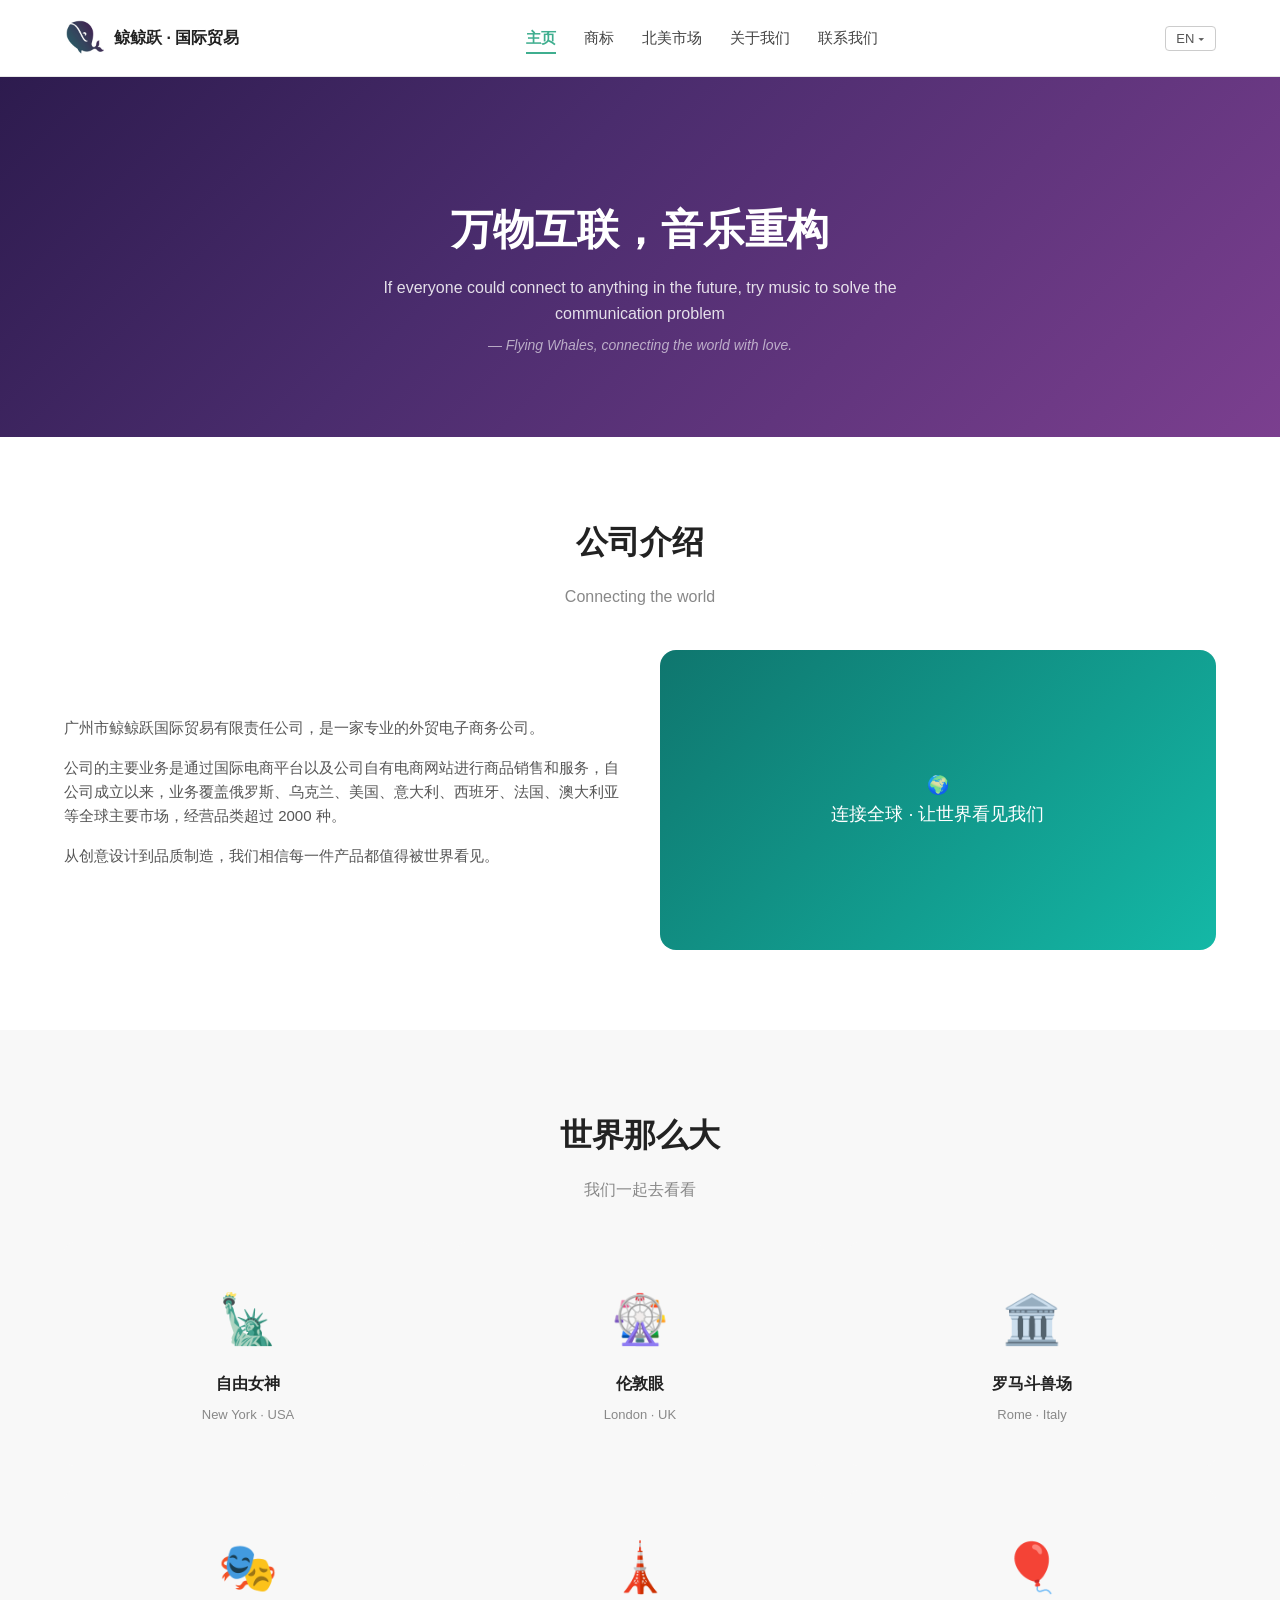
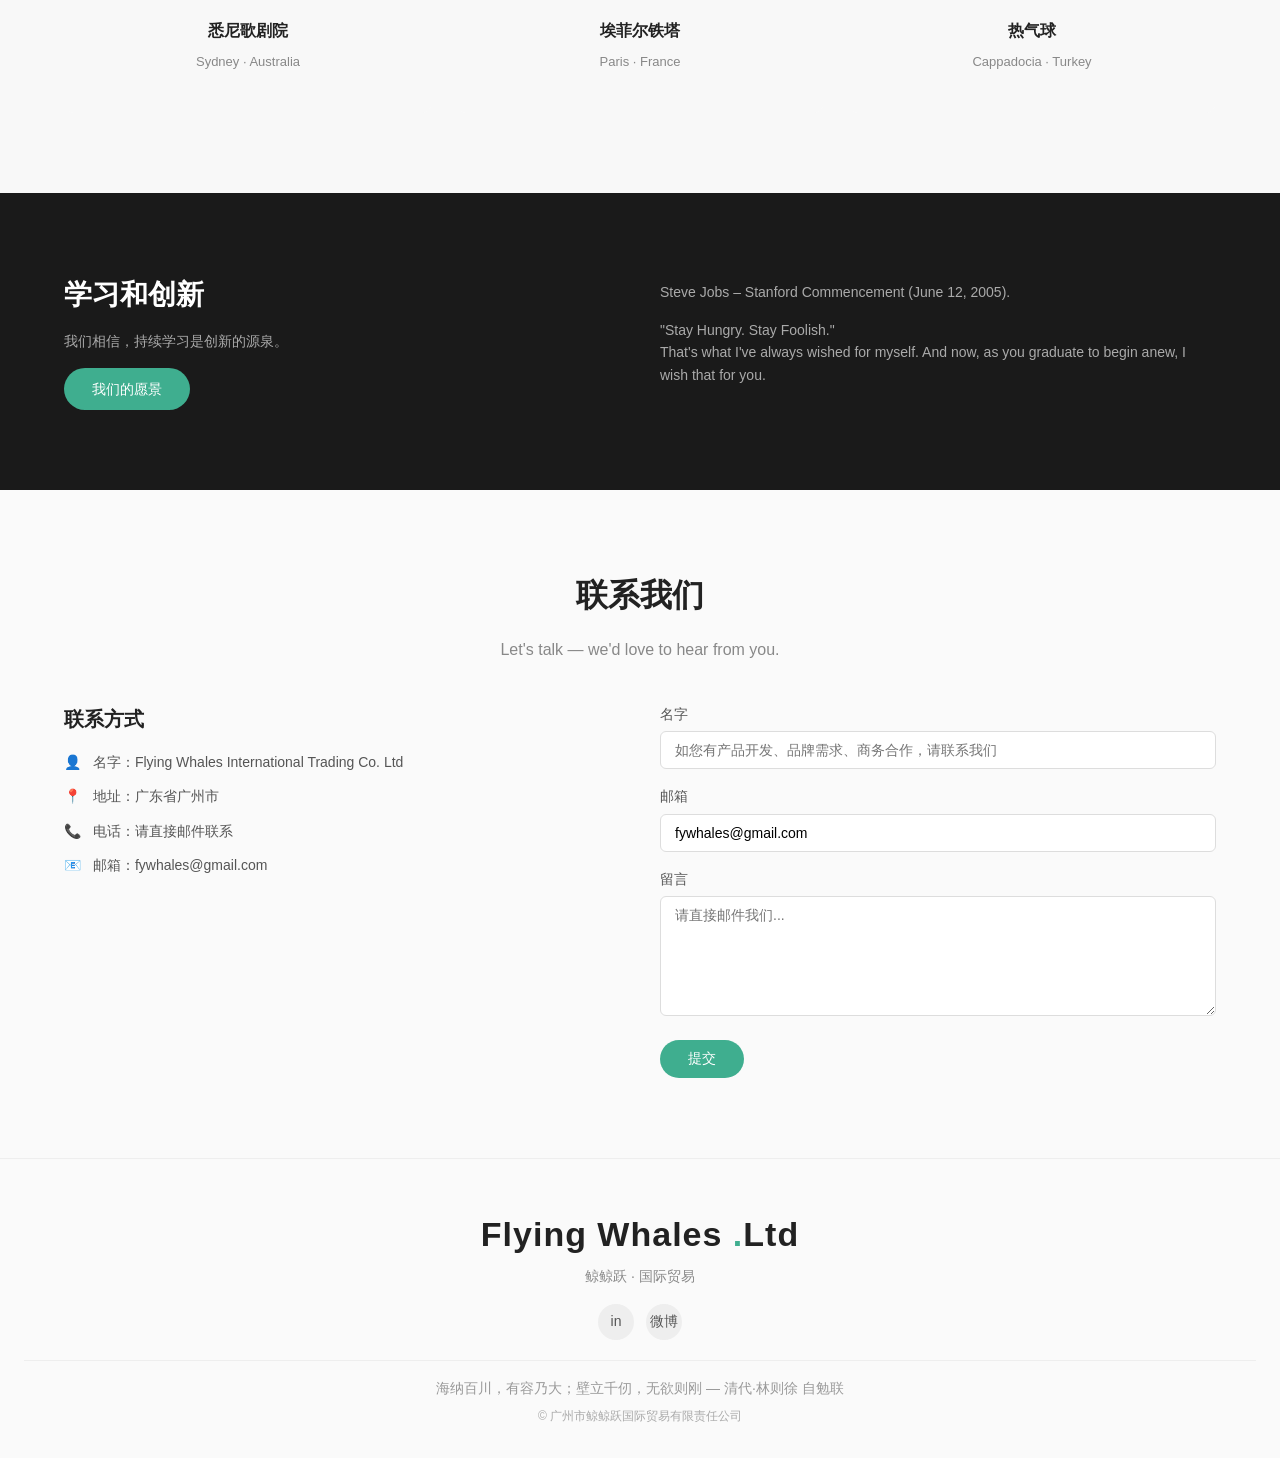
<file: index.html>
<!DOCTYPE html>
<html lang="zh-CN">
<head>
<meta charset="UTF-8">
<meta name="viewport" content="width=device-width, initial-scale=1.0">
<title>鲸鲸跃 · 国际贸易 | 首页</title>
<link rel="stylesheet" href="site.css">
</head>
<body>

<!-- 顶部导航 -->
<nav id="siteNav">
  <div class="nav-inner">
    <a href="index.html" class="nav-brand">
      <img src="images/main-logo.png" alt="鲸鲸跃 Logo">
      <span>鲸鲸跃 · 国际贸易</span>
    </a>

    <ul id="navMenu">
      <li><a href="index.html" class="active">主页</a></li>
      <li><a href="brand.html">商标</a></li>
      <li><a href="na-market.html">北美市场</a></li>
      <li><a href="about.html">关于我们</a></li>
      <li><a href="#more">联系我们</a></li>
    </ul>

    <div class="nav-right">
      <button id="navLang">EN ▾</button>
      <button id="navToggle" aria-label="菜单" aria-expanded="false">
        <span></span><span></span><span></span>
      </button>
    </div>
  </div>
</nav>

<!-- 首屏：关于我们 -->
<section class="hero">
  <div class="container">
    <h1>万物互联，音乐重构</h1>
    <p>If everyone could connect to anything in the future, try music to solve the communication problem</p>
    <p class="en">— Flying Whales, connecting the world with love.</p>
  </div>
</section>

<!-- 公司介绍 -->
<section class="section">
  <div class="container">
    <h2 class="section-title">公司介绍</h2>
    <p class="section-sub">Connecting the world</p>
    <div class="intro-grid">
      <div class="intro-text">
        <p>广州市鲸鲸跃国际贸易有限责任公司，是一家专业的外贸电子商务公司。</p>
        <p>公司的主要业务是通过国际电商平台以及公司自有电商网站进行商品销售和服务，自公司成立以来，业务覆盖俄罗斯、乌克兰、美国、意大利、西班牙、法国、澳大利亚等全球主要市场，经营品类超过 2000 种。</p>
        <p>从创意设计到品质制造，我们相信每一件产品都值得被世界看见。</p>
      </div>
      <div class="intro-visual">
        <div>🌍<br>连接全球 · 让世界看见我们</div>
      </div>
    </div>
  </div>
</section>

<!-- 世界那么大 -->
<section class="section" style="background:#f8f8f8;">
  <div class="container">
    <h2 class="section-title">世界那么大</h2>
    <p class="section-sub">我们一起去看看</p>
    <div class="world-grid">
      <div class="world-item">
        <div class="icon">🗽</div>
        <h3>自由女神</h3>
        <p>New York · USA</p>
      </div>
      <div class="world-item">
        <div class="icon">🎡</div>
        <h3>伦敦眼</h3>
        <p>London · UK</p>
      </div>
      <div class="world-item">
        <div class="icon">🏛️</div>
        <h3>罗马斗兽场</h3>
        <p>Rome · Italy</p>
      </div>
      <div class="world-item">
        <div class="icon">🎭</div>
        <h3>悉尼歌剧院</h3>
        <p>Sydney · Australia</p>
      </div>
      <div class="world-item">
        <div class="icon">🗼</div>
        <h3>埃菲尔铁塔</h3>
        <p>Paris · France</p>
      </div>
      <div class="world-item">
        <div class="icon">🎈</div>
        <h3>热气球</h3>
        <p>Cappadocia · Turkey</p>
      </div>
    </div>
  </div>
</section>

<!-- 学习和创新 -->
<section class="section learn-section">
  <div class="container">
    <div class="learn-grid">
      <div>
        <h2>学习和创新</h2>
        <p>我们相信，持续学习是创新的源泉。</p>
        <a href="about.html" class="btn-primary">我们的愿景</a>
      </div>
      <div>
        <p style="color:#aaa;">Steve Jobs – Stanford Commencement (June 12, 2005).</p>
        <p style="color:#aaa;">
          "Stay Hungry. Stay Foolish."<br>
          That's what I've always wished for myself. And now, as you graduate to begin anew, I wish that for you.
        </p>
      </div>
    </div>
  </div>
</section>

<!-- 联系我们 -->
<section class="section contact-section" id="more">
  <div class="container">
    <h2 class="section-title">联系我们</h2>
    <p class="section-sub">Let's talk — we'd love to hear from you.</p>
    <div class="contact-grid">
      <div class="contact-info">
        <h3>联系方式</h3>
        <p><span class="icon">👤</span> 名字：Flying Whales International Trading Co. Ltd</p>
        <p><span class="icon">📍</span> 地址：广东省广州市</p>
        <p><span class="icon">📞</span> 电话：请直接邮件联系</p>
        <p><span class="icon">📧</span> 邮箱：fywhales@gmail.com</p>
      </div>

      <form class="contact-form" onsubmit="alert('感谢您的留言，我们会尽快回复！'); return false;">
        <label for="name">名字</label>
        <input type="text" id="name" placeholder="如您有产品开发、品牌需求、商务合作，请联系我们" required>

        <label for="email">邮箱</label>
        <input type="email" id="email" value="fywhales@gmail.com" required>

        <label for="message">留言</label>
        <textarea id="message" placeholder="请直接邮件我们..." required></textarea>

        <button type="submit" class="btn-primary">提交</button>
      </form>
    </div>
  </div>
</section>

<!-- 页脚 -->
<footer class="site-footer">
  <div class="footer-brand">Flying Whales <span class="dot">.</span>Ltd</div>
  <div class="footer-sub">鲸鲸跃 · 国际贸易</div>
  <div class="footer-social">
    <a href="#" title="LinkedIn">in</a>
    <a href="#" title="微博">微博</a>
  </div>
  <div class="footer-motto">海纳百川，有容乃大；壁立千仞，无欲则刚 — 清代·林则徐 自勉联</div>
  <div class="footer-copy">© 广州市鲸鲸跃国际贸易有限责任公司</div>
</footer>

<!-- ✅ JS 放到 body 末尾：DOM 已就绪，手机菜单跳转才稳定 -->
<script>
(function () {
  try {
    var toggle = document.getElementById('navToggle');
    var menu   = document.getElementById('navMenu');

    /* ===== 汉堡菜单开关 ===== */
    if (toggle && menu) {
      toggle.addEventListener('click', function () {
        var open = menu.classList.toggle('open');
        toggle.classList.toggle('active', open);
        toggle.setAttribute('aria-expanded', open);
        document.documentElement.style.overflow = open ? 'hidden' : '';
      });

      /* 点菜单里的链接：先关菜单，再让浏览器正常跳转 */
      menu.addEventListener('click', function (e) {
        var a = e.target.closest('a');
        if (!a) return;

        menu.classList.remove('open');
        toggle.classList.remove('active');
        toggle.setAttribute('aria-expanded', 'false');
        document.documentElement.style.overflow = '';

        /* #more 在本页平滑滚动；其它链接交给浏览器默认跳转 */
        if (a.getAttribute('href') === '#more') {
          var t = document.getElementById('more');
          if (t) {
            e.preventDefault();
            t.scrollIntoView({ behavior: 'smooth' });
          }
        }
      });
    }

    /* ===== 页面其它 #more 链接（如页脚）也支持平滑滚动 ===== */
    document.querySelectorAll('a[href="#more"]').forEach(function (a) {
      a.addEventListener('click', function (e) {
        var t = document.getElementById('more');
        if (t) {
          e.preventDefault();
          t.scrollIntoView({ behavior: 'smooth' });
        }
      });
    });

    /* ===== 中英文切换（纯视觉） ===== */
    var lang = document.getElementById('navLang');
    if (lang) {
      lang.addEventListener('click', function () {
        lang.textContent = lang.textContent.indexOf('EN') > -1 ? '中文 ▾' : 'EN ▾';
      });
    }

    /* ===== 导航滚动阴影 ===== */
    window.addEventListener('scroll', function () {
      var nav = document.getElementById('siteNav');
      if (nav) nav.classList.toggle('scrolled', window.scrollY > 8);
    });
  } catch (e) {
    /* 静默容错，不影响页面其它功能 */
  }
})();
</script>
</body>
</html>
</file>
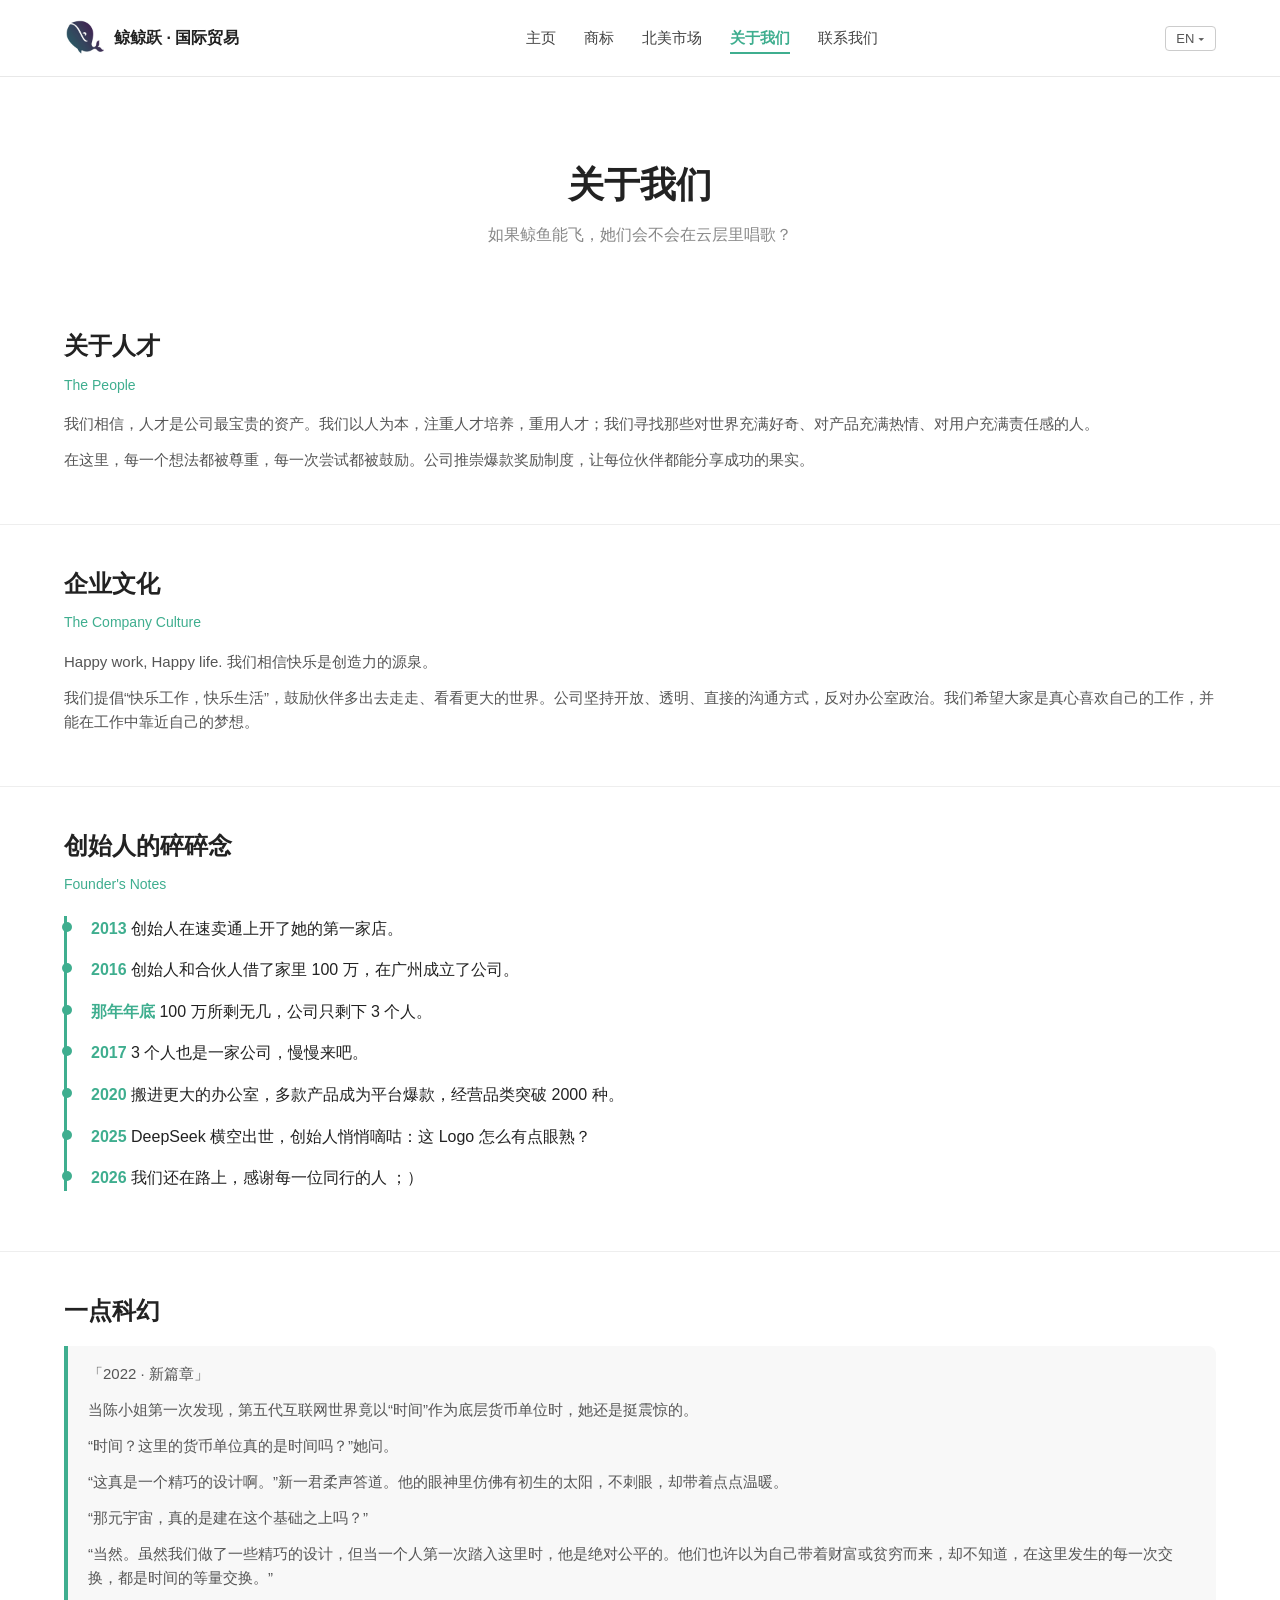
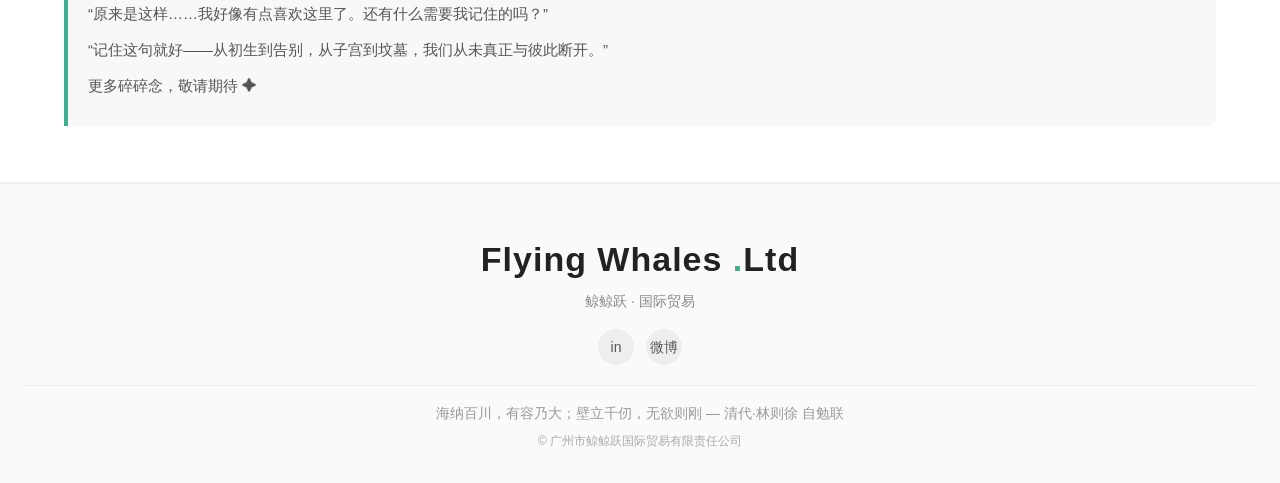
<file: about.html>
<!DOCTYPE html>
<html lang="zh-CN">
<head>
<meta charset="UTF-8">
<meta name="viewport" content="width=device-width, initial-scale=1.0">
<title>鲸鲸跃 · 关于我们</title>
<link rel="stylesheet" href="site.css">
</head>
<body>

<!-- ===== 顶部导航（三页统一） ===== -->
<nav id="siteNav">
  <div class="nav-inner">
    <a href="index.html" class="nav-brand">
      <img src="images/main-logo.png" alt="鲸鲸跃 Logo">
      <span>鲸鲸跃 · 国际贸易</span>
    </a>

    <ul id="navMenu">
      <li><a href="index.html">主页</a></li>
      <li><a href="brand.html">商标</a></li>
      <li><a href="na-market.html">北美市场</a></li>
      <li><a href="about.html" class="active">关于我们</a></li>
      <li><a href="index.html#more">联系我们</a></li>
    </ul>

    <div class="nav-right">
      <button id="navLang">EN ▾</button>
      <button id="navToggle" aria-label="菜单" aria-expanded="false">
        <span></span><span></span><span></span>
      </button>
    </div>
  </div>
</nav>

<!-- ===== 页面标题 ===== -->
<section class="page-hero">
  <div class="container">
    <h1>关于我们</h1>
    <p>如果鲸鱼能飞，她们会不会在云层里唱歌？</p>
  </div>
</section>

<!-- ===== 关于人才 ===== -->
<section class="about-block">
  <div class="container">
    <h2>关于人才</h2>
    <p class="en">The People</p>
    <p>我们相信，人才是公司最宝贵的资产。我们以人为本，注重人才培养，重用人才；我们寻找那些对世界充满好奇、对产品充满热情、对用户充满责任感的人。</p>
    <p>在这里，每一个想法都被尊重，每一次尝试都被鼓励。公司推崇爆款奖励制度，让每位伙伴都能分享成功的果实。</p>
  </div>
</section>

<!-- ===== 企业文化 ===== -->
<section class="about-block">
  <div class="container">
    <h2>企业文化</h2>
    <p class="en">The Company Culture</p>
    <p>Happy work, Happy life. 我们相信快乐是创造力的源泉。</p>
    <p>我们提倡“快乐工作，快乐生活”，鼓励伙伴多出去走走、看看更大的世界。公司坚持开放、透明、直接的沟通方式，反对办公室政治。我们希望大家是真心喜欢自己的工作，并能在工作中靠近自己的梦想。</p>
  </div>
</section>

<!-- ===== 创始人的碎碎念 ===== -->
<section class="about-block">
  <div class="container">
    <h2>创始人的碎碎念</h2>
    <p class="en">Founder's Notes</p>

    <div class="timeline">
      <div class="timeline-item">
        <span class="year">2013</span>
        创始人在速卖通上开了她的第一家店。
      </div>

      <div class="timeline-item">
        <span class="year">2016</span>
        创始人和合伙人借了家里 100 万，在广州成立了公司。
      </div>

      <div class="timeline-item">
        <span class="year">那年年底</span>
        100 万所剩无几，公司只剩下 3 个人。
      </div>

      <div class="timeline-item">
        <span class="year">2017</span>
        3 个人也是一家公司，慢慢来吧。
      </div>

      <div class="timeline-item">
        <span class="year">2020</span>
        搬进更大的办公室，多款产品成为平台爆款，经营品类突破 2000 种。
      </div>

      <div class="timeline-item">
        <span class="year">2025</span>
        DeepSeek 横空出世，创始人悄悄嘀咕：这 Logo 怎么有点眼熟？
      </div>

      <div class="timeline-item">
        <span class="year">2026</span>
        我们还在路上，感谢每一位同行的人 ；）
      </div>
    </div>
  </div>
</section>

<!-- ===== 一点科幻 ===== -->
<section class="about-block">
  <div class="container">
    <h2>一点科幻</h2>

    <div class="quote-block">
      <p class="quote-title">「2022 · 新篇章」</p>

      <p>当陈小姐第一次发现，第五代互联网世界竟以“时间”作为底层货币单位时，她还是挺震惊的。</p>

      <p>“时间？这里的货币单位真的是时间吗？”她问。</p>

      <p>“这真是一个精巧的设计啊。”新一君柔声答道。他的眼神里仿佛有初生的太阳，不刺眼，却带着点点温暖。</p>

      <p>“那元宇宙，真的是建在这个基础之上吗？”</p>

      <p>“当然。虽然我们做了一些精巧的设计，但当一个人第一次踏入这里时，他是绝对公平的。他们也许以为自己带着财富或贫穷而来，却不知道，在这里发生的每一次交换，都是时间的等量交换。”</p>

      <p>“原来是这样……我好像有点喜欢这里了。还有什么需要我记住的吗？”</p>

      <p>“记住这句就好——从初生到告别，从子宫到坟墓，我们从未真正与彼此断开。”</p>

      <p class="blog-tip">
        更多碎碎念，敬请期待 ✦
        <!-- 占位链接，避免 404 / 解析报错 -->
        <!-- <a href="https://your-blog.example.com" target="_blank" rel="noopener">前往博客 →</a> -->
      </p>
    </div>
  </div>
</section>

<!-- ===== 页脚 ===== -->
<footer class="site-footer">
  <div class="footer-brand">Flying Whales <span class="dot">.</span>Ltd</div>
  <div class="footer-sub">鲸鲸跃 · 国际贸易</div>
  <div class="footer-social">
    <a href="#" title="LinkedIn">in</a>
    <a href="#" title="微博">微博</a>
  </div>
  <div class="footer-motto">海纳百川，有容乃大；壁立千仞，无欲则刚 — 清代·林则徐 自勉联</div>
  <div class="footer-copy">© 广州市鲸鲸跃国际贸易有限责任公司</div>
</footer>

<!-- ===== 统一导航脚本（必须放 body 末尾） ===== -->
<script>
(function () {
  try {
    var toggle = document.getElementById('navToggle');
    var menu   = document.getElementById('navMenu');

    /* 汉堡菜单 */
    if (toggle && menu) {
      toggle.addEventListener('click', function () {
        var open = menu.classList.toggle('open');
        toggle.classList.toggle('active', open);
        toggle.setAttribute('aria-expanded', open);
        document.documentElement.style.overflow = open ? 'hidden' : '';
      });

      /* 点菜单链接：先关菜单，再正常跳转 */
      menu.addEventListener('click', function (e) {
        var a = e.target.closest('a');
        if (!a) return;

        menu.classList.remove('open');
        toggle.classList.remove('active');
        toggle.setAttribute('aria-expanded', 'false');
        document.documentElement.style.overflow = '';

        /* 本页没有 #more，交给 index.html 处理 */
        if (a.getAttribute('href') === '#more') {
          e.preventDefault();
          location.href = 'index.html#more';
        }
      });
    }

    /* 页面内其它 #more 链接（平滑跳转） */
    document.querySelectorAll('a[href="#more"]').forEach(function (a) {
      a.addEventListener('click', function (e) {
        var t = document.getElementById('more');
        if (t) {
          e.preventDefault();
          t.scrollIntoView({ behavior: 'smooth' });
        }
      });
    });

    /* 中英文切换（视觉层） */
    var lang = document.getElementById('navLang');
    if (lang) {
      lang.addEventListener('click', function () {
        lang.textContent = lang.textContent.indexOf('EN') > -1 ? '中文 ▾' : 'EN ▾';
      });
    }

    /* 滚动阴影 */
    window.addEventListener('scroll', function () {
      var nav = document.getElementById('siteNav');
      if (nav) nav.classList.toggle('scrolled', window.scrollY > 8);
    });
  } catch (e) {
    /* 静默容错 */
  }
})();
</script>
</body>
</html>
</file>
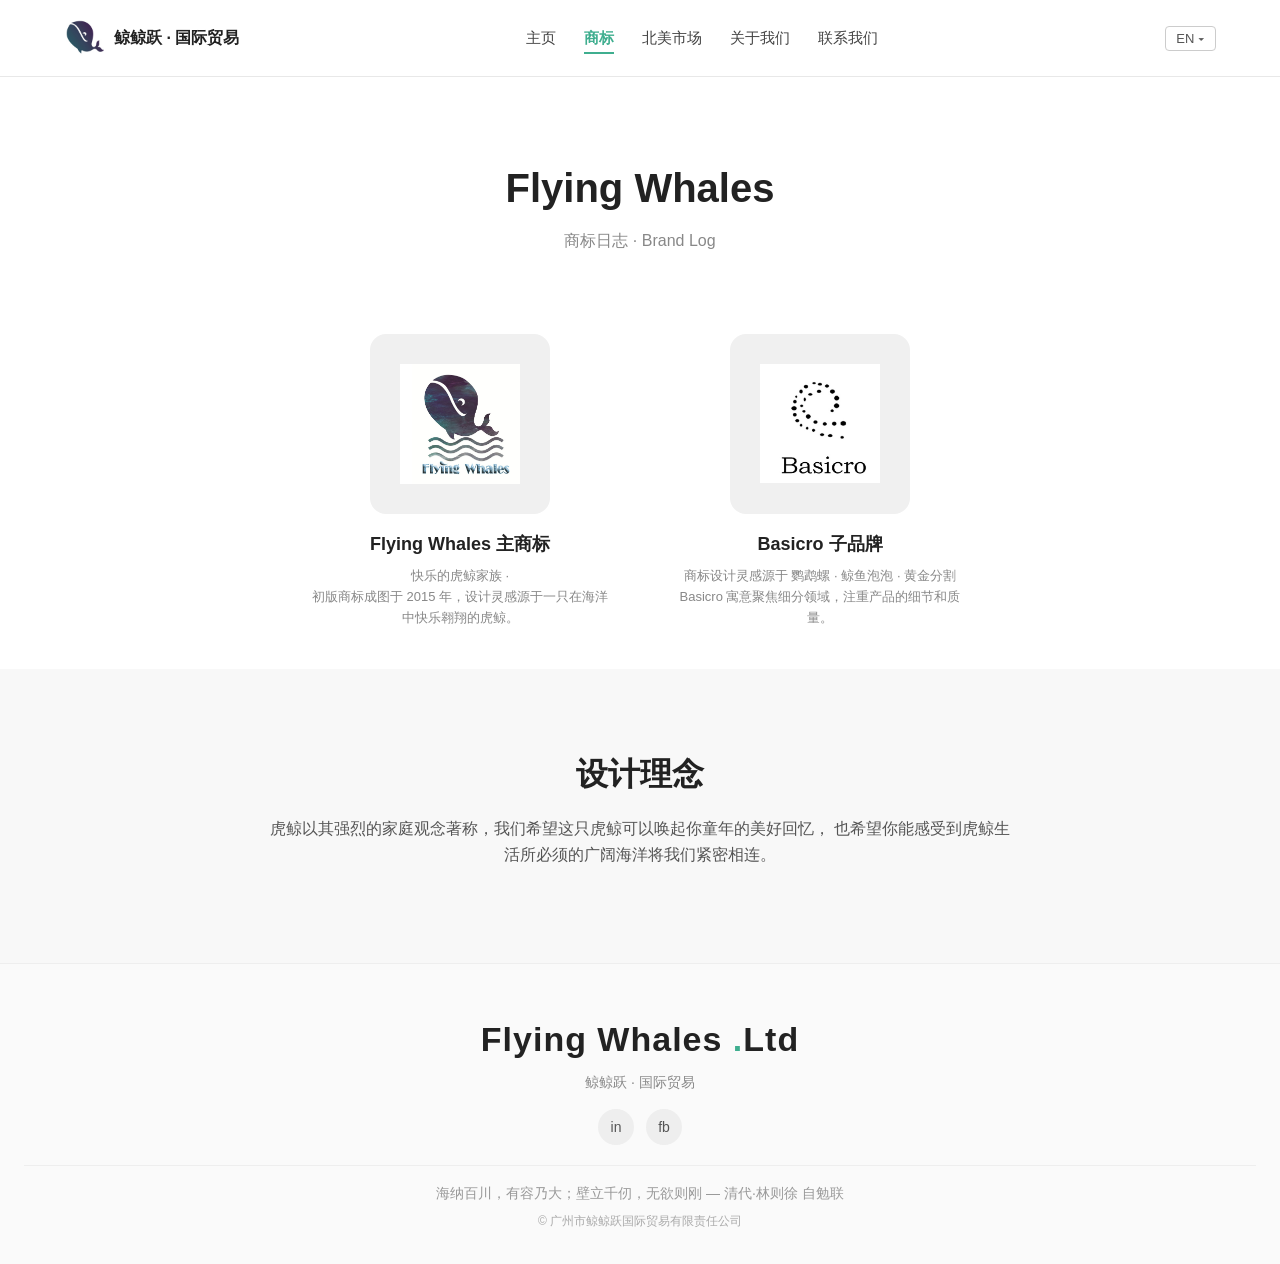
<file: brand.html>
<!DOCTYPE html>
<html lang="zh-CN">
<head>
<meta charset="UTF-8">
<meta name="viewport" content="width=device-width, initial-scale=1.0">
<title>鲸鲸跃 · 商标</title>
<link rel="stylesheet" href="site.css">
</head>
<body>

<!-- ===== 顶部导航（三页统一） ===== -->
<nav id="siteNav">
  <div class="nav-inner">
    <a href="index.html" class="nav-brand">
      <img src="images/main-logo.png" alt="鲸鲸跃 Logo">
      <span>鲸鲸跃 · 国际贸易</span>
    </a>

    <ul id="navMenu">
      <li><a href="index.html">主页</a></li>
      <li><a href="brand.html" class="active">商标</a></li>
      <li><a href="na-market.html">北美市场</a></li>
      <li><a href="about.html">关于我们</a></li>
      <li><a href="index.html#more">联系我们</a></li>
    </ul>

    <div class="nav-right">
      <button id="navLang">EN ▾</button>
      <button id="navToggle" aria-label="菜单" aria-expanded="false">
        <span></span><span></span><span></span>
      </button>
    </div>
  </div>
</nav>

<!-- ===== 页面标题 ===== -->
<section class="brand-hero">
  <div class="container">
    <h1>Flying Whales</h1>
    <p>商标日志 · Brand Log</p>
  </div>
</section>

<!-- ===== 主商标展示 ===== -->
<section class="brand-showcase">
  <!-- 主商标 -->
  <div class="brand-card">
    <div class="logo-box">
      <img src="images/fw.png" alt="Flying Whales 主商标" width="120" height="120" style="object-fit: contain;">
    </div>
    <h3>Flying Whales 主商标</h3>
    <p>快乐的虎鲸家族 ·</p>
    <p>初版商标成图于 2015 年，设计灵感源于一只在海洋中快乐翱翔的虎鲸。</p>
  </div>

  <!-- 子品牌 -->
  <div class="brand-card">
    <div class="logo-box">
      <img src="images/basicro.png" alt="Basicro 子品牌" width="120" height="120" style="object-fit: contain;">
    </div>
    <h3>Basicro 子品牌</h3>
    <p>商标设计灵感源于 鹦鹉螺 · 鲸鱼泡泡 · 黄金分割</p>
    <p>Basicro 寓意聚焦细分领域，注重产品的细节和质量。</p>
  </div>
</section>

<!-- ===== 设计说明 ===== -->
<section class="section" style="background:#f8f8f8;">
  <div class="container" style="max-width:800px;">
    <h2 class="section-title">设计理念</h2>
    <p style="text-align:center; color:#555; margin-bottom:16px;">
      虎鲸以其强烈的家庭观念著称，我们希望这只虎鲸可以唤起你童年的美好回忆，
      也希望你能感受到虎鲸生活所必须的广阔海洋将我们紧密相连。
    </p>
  </div>
</section>

<!-- ===== 页脚 ===== -->
<footer class="site-footer">
  <div class="footer-brand">Flying Whales <span class="dot">.</span>Ltd</div>
  <div class="footer-sub">鲸鲸跃 · 国际贸易</div>
  <div class="footer-social">
    <a href="#" title="LinkedIn">in</a>
    <a href="#" title="Facebook">fb</a>
  </div>
  <div class="footer-motto">海纳百川，有容乃大；壁立千仞，无欲则刚 — 清代·林则徐 自勉联</div>
  <div class="footer-copy">© 广州市鲸鲸跃国际贸易有限责任公司</div>
</footer>

<!-- ===== 统一导航脚本（必须放 body 末尾） ===== -->
<script>
(function () {
  try {
    var toggle = document.getElementById('navToggle');
    var menu   = document.getElementById('navMenu');

    /* 汉堡菜单 */
    if (toggle && menu) {
      toggle.addEventListener('click', function () {
        var open = menu.classList.toggle('open');
        toggle.classList.toggle('active', open);
        toggle.setAttribute('aria-expanded', open);
        document.documentElement.style.overflow = open ? 'hidden' : '';
      });

      /* 点菜单链接：先关菜单，再正常跳转 */
      menu.addEventListener('click', function (e) {
        var a = e.target.closest('a');
        if (!a) return;

        menu.classList.remove('open');
        toggle.classList.remove('active');
        toggle.setAttribute('aria-expanded', 'false');
        document.documentElement.style.overflow = '';

        /* 本页没有 #more，交给 index.html 处理 */
        if (a.getAttribute('href') === '#more') {
          e.preventDefault();
          location.href = 'index.html#more';
        }
      });
    }

    /* 页面内其它 #more 链接（平滑跳转） */
    document.querySelectorAll('a[href="#more"]').forEach(function (a) {
      a.addEventListener('click', function (e) {
        var t = document.getElementById('more');
        if (t) {
          e.preventDefault();
          t.scrollIntoView({ behavior: 'smooth' });
        }
      });
    });

    /* 中英文切换（视觉层） */
    var lang = document.getElementById('navLang');
    if (lang) {
      lang.addEventListener('click', function () {
        lang.textContent = lang.textContent.indexOf('EN') > -1 ? '中文 ▾' : 'EN ▾';
      });
    }

    /* 滚动阴影 */
    window.addEventListener('scroll', function () {
      var nav = document.getElementById('siteNav');
      if (nav) nav.classList.toggle('scrolled', window.scrollY > 8);
    });
  } catch (e) {
    /* 静默容错 */
  }
})();
</script>
</body>
</html>
</file>
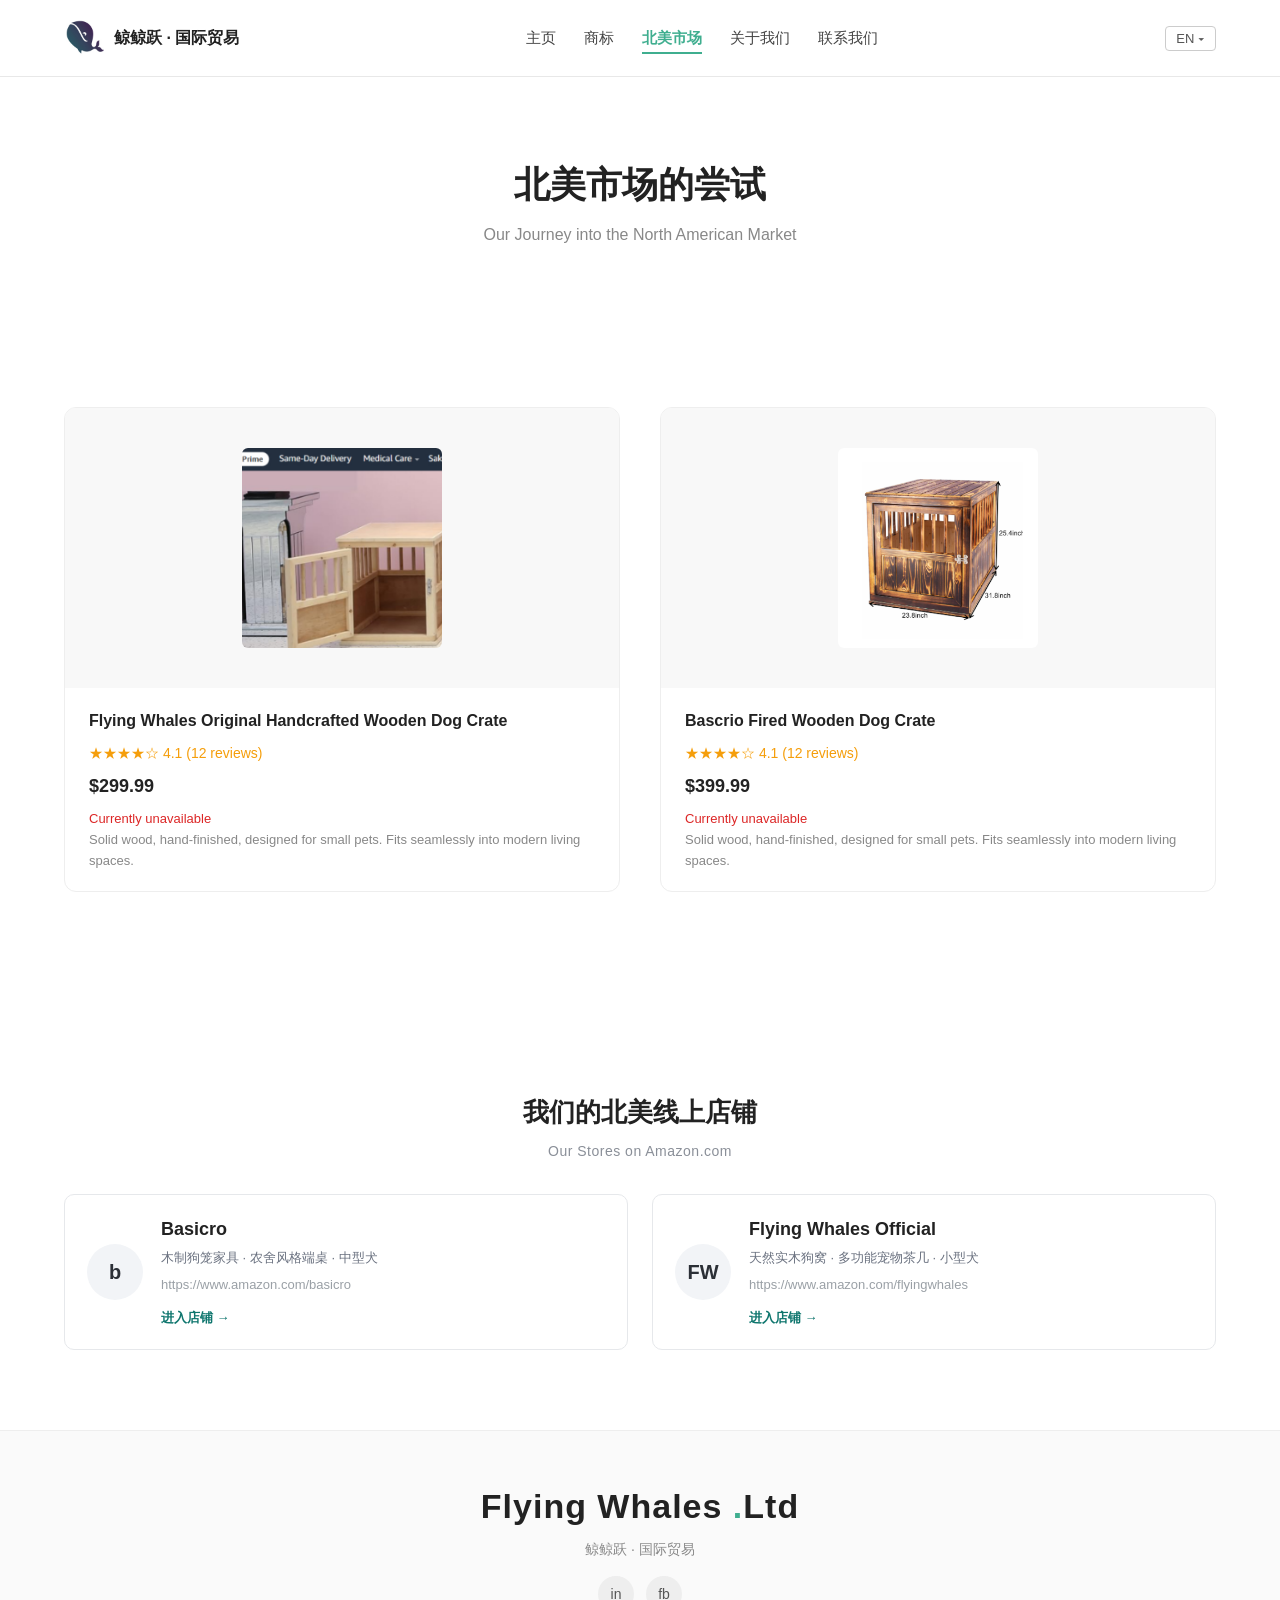
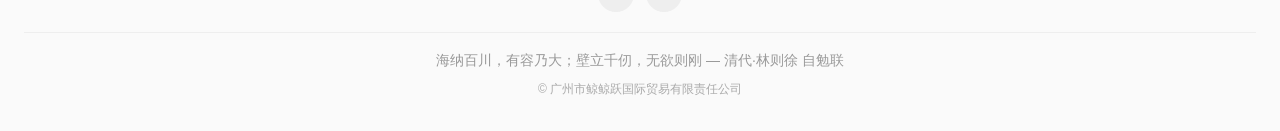
<file: na-market.html>
<!DOCTYPE html>
<html lang="zh-CN">
<head>
<meta charset="UTF-8">
<meta name="viewport" content="width=device-width, initial-scale=1.0">
<title>鲸鲸跃 · 北美市场</title>
<link rel="stylesheet" href="site.css">
<style>
  /* 店铺卡片 */
  #stores .section-head { text-align: center; margin-bottom: 32px; }
  #stores .section-head h2 { margin: 0 0 6px; font-size: 26px; }
  #stores .section-head p { margin: 0; color: #8a8f98; font-size: 14px; letter-spacing: .5px; }

  .store-grid {
    display: grid;
    grid-template-columns: repeat(2, minmax(0, 1fr));
    gap: 24px;
  }

  .store-card {
    display: flex;
    align-items: center;
    gap: 18px;
    padding: 20px 22px;
    border: 1px solid #e6e8eb;
    border-radius: 10px;
    background: #fff;
    text-decoration: none;
    color: inherit;
    transition: box-shadow .2s ease, transform .2s ease, border-color .2s ease;
  }
  .store-card:hover {
    transform: translateY(-3px);
    box-shadow: 0 10px 24px rgba(0, 0, 0, .08);
    border-color: #c9ced6;
  }

  .store-logo {
    flex: 0 0 56px;
    width: 56px;
    height: 56px;
    border-radius: 50%;
    background: #f2f4f7;
    display: flex;
    align-items: center;
    justify-content: center;
    font-size: 20px;
    font-weight: 700;
    color: #2b2f36;
  }

  .store-body { min-width: 0; }
  .store-body h3 { margin: 0 0 4px; font-size: 18px; }
  .store-tag { margin: 0 0 6px; font-size: 13px; color: #6b7280; }
  .store-url {
    margin: 0 0 8px;
    font-size: 13px;
    color: #9aa0a6;
    word-break: break-all;
  }
  .store-btn {
    display: inline-block;
    font-size: 13px;
    font-weight: 600;
    color: #0f766e;
  }

  /* 商品卡整体可点击 */
  .product-card .card-link {
    display: block;
    text-decoration: none;
    color: inherit;
  }
  .product-card .card-link:hover h3 { text-decoration: underline; }

  @media (max-width: 768px) {
    .store-grid { grid-template-columns: 1fr; }
  }
</style>
</head>
<body>

<!-- ===== 顶部导航（三页统一） ===== -->
<nav id="siteNav">
  <div class="nav-inner">
    <a href="index.html" class="nav-brand">
      <img src="images/main-logo.png" alt="鲸鲸跃 Logo">
      <span>鲸鲸跃 · 国际贸易</span>
    </a>

    <ul id="navMenu">
      <li><a href="index.html">主页</a></li>
      <li><a href="brand.html">商标</a></li>
      <li><a href="na-market.html" class="active">北美市场</a></li>
      <li><a href="about.html">关于我们</a></li>
      <li><a href="index.html#more">联系我们</a></li>
    </ul>

    <div class="nav-right">
      <button id="navLang">EN ▾</button>
      <button id="navToggle" aria-label="菜单" aria-expanded="false">
        <span></span><span></span><span></span>
      </button>
    </div>
  </div>
</nav>

<!-- ===== 页面标题 ===== -->
<section class="page-hero">
  <div class="container">
    <h1>北美市场的尝试</h1>
    <p>Our Journey into the North American Market</p>
  </div>
</section>

<!-- ===== 产品展示 ===== -->
<section class="section">
  <div class="container">
    <div class="product-grid">

      <!-- 产品1：原木宠物茶几 -->
      <div class="product-card">
        <a class="card-link" href="https://www.amazon.com/flyingwhales" target="_blank" rel="noopener" title="前往 Flying Whales Official 店铺">
          <div class="img-box">
            <img src="images/fwamazon.png" alt="木纹宠物家具" width="200" height="200" style="object-fit: cover; border-radius: 6px;">
          </div>
          <div class="info">
            <h3>Flying Whales Original Handcrafted Wooden Dog Crate</h3>
            <div class="rating">★★★★☆ 4.1 (12 reviews)</div>
            <div class="price">$299.99</div>
            <p class="unavailable">Currently unavailable</p>
            <p class="desc">Solid wood, hand-finished, designed for small pets. Fits seamlessly into modern living spaces.</p>
          </div>
        </a>
      </div>

      <!-- 产品2：木纹宠物家具 -->
      <div class="product-card">
        <a class="card-link" href="https://www.amazon.com/basicro" target="_blank" rel="noopener" title="前往 Basicro 店铺">
          <div class="img-box">
            <img src="images/nsmarket.png" alt="木纹宠物家具" width="200" height="200" style="object-fit: cover; border-radius: 6px;">
          </div>
          <div class="info">
            <h3>Bascrio Fired Wooden Dog Crate</h3>
            <div class="rating">★★★★☆ 4.1 (12 reviews)</div>
            <div class="price">$399.99</div>
            <p class="unavailable">Currently unavailable</p>
            <p class="desc">Solid wood, hand-finished, designed for small pets. Fits seamlessly into modern living spaces.</p>
          </div>
        </a>
      </div>

    </div>
  </div>
</section>

<!-- ===== 北美市场店铺地址 ===== -->
<section class="section" id="stores">
  <div class="container">
    <div class="section-head">
      <h2>我们的北美线上店铺</h2>
      <p>Our Stores on Amazon.com</p>
    </div>

    <div class="store-grid">

      <a class="store-card" href="https://www.amazon.com/basicro" target="_blank" rel="noopener">
        <div class="store-logo">b</div>
        <div class="store-body">
          <h3>Basicro</h3>
          <p class="store-tag">木制狗笼家具 · 农舍风格端桌 · 中型犬</p>
          <p class="store-url">https://www.amazon.com/basicro</p>
          <span class="store-btn">进入店铺 →</span>
        </div>
      </a>

      <a class="store-card" href="https://www.amazon.com/flyingwhales" target="_blank" rel="noopener">
        <div class="store-logo">FW</div>
        <div class="store-body">
          <h3>Flying Whales Official</h3>
          <p class="store-tag">天然实木狗窝 · 多功能宠物茶几 · 小型犬</p>
          <p class="store-url">https://www.amazon.com/flyingwhales</p>
          <span class="store-btn">进入店铺 →</span>
        </div>
      </a>

    </div>
  </div>
</section>

<!-- ===== 页脚 ===== -->
<footer class="site-footer">
  <div class="footer-brand">Flying Whales <span class="dot">.</span>Ltd</div>
  <div class="footer-sub">鲸鲸跃 · 国际贸易</div>
  <div class="footer-social">
    <a href="#" title="LinkedIn">in</a>
    <a href="#" title="Facebook">fb</a>
  </div>
  <div class="footer-motto">海纳百川，有容乃大；壁立千仞，无欲则刚 — 清代·林则徐 自勉联</div>
  <div class="footer-copy">© 广州市鲸鲸跃国际贸易有限责任公司</div>
</footer>

<!-- ===== 统一导航脚本（必须放 body 末尾） ===== -->
<script>
(function () {
  try {
    var toggle = document.getElementById('navToggle');
    var menu   = document.getElementById('navMenu');

    /* 汉堡菜单 */
    if (toggle && menu) {
      toggle.addEventListener('click', function () {
        var open = menu.classList.toggle('open');
        toggle.classList.toggle('active', open);
        toggle.setAttribute('aria-expanded', open);
        document.documentElement.style.overflow = open ? 'hidden' : '';
      });

      /* 点菜单链接：先关菜单，再正常跳转 */
      menu.addEventListener('click', function (e) {
        var a = e.target.closest('a');
        if (!a) return;

        menu.classList.remove('open');
        toggle.classList.remove('active');
        toggle.setAttribute('aria-expanded', 'false');
        document.documentElement.style.overflow = '';

        /* 本页没有 #more，交给 index.html 处理 */
        if (a.getAttribute('href') === '#more') {
          e.preventDefault();
          location.href = 'index.html#more';
        }
      });
    }

    /* 页面内其它 #more 链接（平滑跳转） */
    document.querySelectorAll('a[href="#more"]').forEach(function (a) {
      a.addEventListener('click', function (e) {
        var t = document.getElementById('more');
        if (t) {
          e.preventDefault();
          t.scrollIntoView({ behavior: 'smooth' });
        }
      });
    });

    /* 中英文切换（视觉层） */
    var lang = document.getElementById('navLang');
    if (lang) {
      lang.addEventListener('click', function () {
        lang.textContent = lang.textContent.indexOf('EN') > -1 ? '中文 ▾' : 'EN ▾';
      });
    }

    /* 滚动阴影 */
    window.addEventListener('scroll', function () {
      var nav = document.getElementById('siteNav');
      if (nav) nav.classList.toggle('scrolled', window.scrollY > 8);
    });
  } catch (e) {
    /* 静默容错 */
  }
})();
</script>
</body>
</html>
</file>
<file: site.css>
/* ===== 全局重置 ===== */
* { margin: 0; padding: 0; box-sizing: border-box; }
html { scroll-behavior: smooth; scroll-padding-top: 76px; }
body {
  font-family: "PingFang SC", "Microsoft YaHei", "Helvetica Neue", Arial, sans-serif;
  color: #222; background: #fff; line-height: 1.6;
  padding-top: 76px; /* 给固定导航留位 */
}
img { max-width: 100%; display: block; }
a { text-decoration: none; color: inherit; }
ul { list-style: none; }
.container { max-width: 1200px; margin: 0 auto; padding: 0 24px; }

/* ===== 顶部导航（桌面端） ===== */
#siteNav {
  position: fixed; top: 0; left: 0; right: 0; z-index: 1000;
  background: #ffffff; /* 纯白，完全不透明 */
  border-bottom: 1px solid #e8e8e8;
  transition: box-shadow 0.3s;
}
#siteNav.scrolled { box-shadow: 0 2px 12px rgba(0,0,0,0.08); }
.nav-inner {
  max-width: 1200px; margin: 0 auto; padding: 0 24px;
  display: flex; align-items: center; justify-content: space-between;
  height: 76px;
}
.nav-brand { display: flex; align-items: center; gap: 10px; }
.nav-brand img { width: 40px; height: 40px; }
.nav-brand span { font-size: 16px; font-weight: 600; color: #222; }

#navMenu { display: flex; align-items: center; gap: 28px; }
#navMenu a {
  font-size: 15px; color: #444; padding: 6px 0;
  border-bottom: 2px solid transparent;
  transition: color 0.2s, border-color 0.2s;
}
#navMenu a:hover { color: #3fae8f; }
#navMenu a.active { color: #3fae8f; border-bottom-color: #3fae8f; font-weight: 600; }

.nav-right { display: flex; align-items: center; gap: 16px; }
#navLang {
  background: none; border: 1px solid #ccc; border-radius: 4px;
  padding: 4px 10px; font-size: 13px; cursor: pointer; color: #555;
}
#navLang:hover { border-color: #3fae8f; color: #3fae8f; }

/* ===== 汉堡按钮（默认隐藏，手机端显示） ===== */
#navToggle {
  display: none; background: none; border: none; cursor: pointer;
  width: 32px; height: 32px; position: relative;
}
#navToggle span {
  display: block; width: 22px; height: 2px; background: #333;
  margin: 5px auto; transition: 0.3s; border-radius: 2px;
}
#navToggle.active span:nth-child(1) { transform: translateY(7px) rotate(45deg); }
#navToggle.active span:nth-child(2) { opacity: 0; }
#navToggle.active span:nth-child(3) { transform: translateY(-7px) rotate(-45deg); }

/* ===== 页脚 ===== */
.site-footer {
  background: #fafafa; border-top: 1px solid #eee;
  padding: 48px 24px 32px; text-align: center;
}
.footer-brand { font-size: 34px; font-weight: 700; letter-spacing: 1px; }
.footer-brand .dot { color: #3fae8f; }
.footer-sub { font-size: 14px; color: #888; margin-top: 4px; }
.footer-social { margin-top: 16px; display: flex; justify-content: center; gap: 12px; }
.footer-social a {
  display: inline-flex; align-items: center; justify-content: center;
  width: 36px; height: 36px; border-radius: 50%;
  background: #eee; color: #555; font-size: 14px;
  transition: 0.2s;
}
.footer-social a:hover { background: #3fae8f; color: #fff; }
.footer-motto {
  margin-top: 20px; font-size: 14px; color: #999;
  border-top: 1px solid #eee; padding-top: 16px;
}
.footer-copy { margin-top: 8px; font-size: 12px; color: #aaa; }

/* ===== 首页 ===== */
.hero {
  background: linear-gradient(135deg, #2d1b4e 0%, #4a2c6d 40%, #7b3f8f 100%);
  color: #fff; padding: 120px 0 80px; text-align: center;
}
.hero h1 { font-size: 42px; font-weight: 700; margin-bottom: 12px; }
.hero h1 span { color: #3fae8f; }
.hero p { font-size: 16px; opacity: 0.85; max-width: 600px; margin: 0 auto; }
.hero .en { font-size: 14px; opacity: 0.6; margin-top: 8px; font-style: italic; }

.section { padding: 80px 0; }
.section-title { font-size: 32px; font-weight: 700; text-align: center; margin-bottom: 16px; }
.section-sub { text-align: center; color: #888; margin-bottom: 40px; }

.intro-grid { display: grid; grid-template-columns: 1fr 1fr; gap: 40px; align-items: center; }
.intro-text p { margin-bottom: 16px; color: #555; font-size: 15px; }
.intro-visual {
  background: linear-gradient(135deg, #0f766e, #14b8a6);
  border-radius: 16px; padding: 60px 40px; text-align: center; color: #fff;
  min-height: 300px; display: flex; align-items: center; justify-content: center;
  font-size: 18px;
}

.world-grid { display: grid; grid-template-columns: repeat(3, 1fr); gap: 24px; }
.world-item {
  background: #f8f8f8; border-radius: 12px; padding: 40px 24px;
  text-align: center; transition: 0.2s;
}
.world-item:hover { transform: translateY(-4px); box-shadow: 0 8px 24px rgba(0,0,0,0.08); }
.world-item .icon { font-size: 48px; margin-bottom: 12px; }
.world-item h3 { font-size: 16px; margin-bottom: 8px; }
.world-item p { font-size: 13px; color: #888; }

.learn-section { background: #1a1a1a; color: #fff; }
.learn-grid { display: grid; grid-template-columns: 1fr 1fr; gap: 40px; align-items: center; }
.learn-grid h2 { font-size: 28px; margin-bottom: 12px; }
.learn-grid p { color: #aaa; font-size: 14px; margin-bottom: 16px; }
.btn-primary {
  display: inline-block; background: #3fae8f; color: #fff;
  padding: 10px 28px; border-radius: 24px; font-size: 14px;
  transition: 0.2s; border: none; cursor: pointer;
}
.btn-primary:hover { background: #358f76; }

.contact-section { background: #fafafa; }
.contact-grid { display: grid; grid-template-columns: 1fr 1fr; gap: 40px; }
.contact-info h3 { font-size: 20px; margin-bottom: 16px; }
.contact-info p { margin-bottom: 12px; color: #555; font-size: 14px; }
.contact-info .icon { margin-right: 8px; }
.contact-form label { display: block; font-size: 14px; margin-bottom: 6px; color: #555; }
.contact-form input, .contact-form textarea {
  width: 100%; padding: 10px 14px; border: 1px solid #ddd;
  border-radius: 6px; font-size: 14px; margin-bottom: 16px;
  font-family: inherit;
}
.contact-form input:focus, .contact-form textarea:focus {
  outline: none; border-color: #3fae8f;
}
.contact-form textarea { min-height: 120px; resize: vertical; }

/* ===== 关于页 ===== */
.page-hero { padding: 80px 0 40px; text-align: center; }
.page-hero h1 { font-size: 36px; font-weight: 700; }
.page-hero p { color: #888; margin-top: 8px; }
.about-block { padding: 40px 0; border-bottom: 1px solid #eee; }
.about-block h2 { font-size: 24px; margin-bottom: 8px; }
.about-block .en { color: #3fae8f; font-size: 14px; margin-bottom: 16px; }
.about-block p { color: #555; font-size: 15px; margin-bottom: 12px; }
.timeline { border-left: 3px solid #3fae8f; padding-left: 24px; margin: 20px 0; }
.timeline-item { margin-bottom: 16px; position: relative; }
.timeline-item::before {
  content: ""; position: absolute; left: -29px; top: 6px;
  width: 10px; height: 10px; border-radius: 50%;
  background: #3fae8f;
}
.timeline-item .year { font-weight: 700; color: #3fae8f; }
.quote-block {
  border-left: 4px solid #3fae8f; padding: 16px 20px;
  background: #f8f8f8; border-radius: 0 8px 8px 0; margin: 16px 0;
}
.add-image {
  border: 2px dashed #ccc; border-radius: 8px; padding: 40px;
  text-align: center; color: #aaa; margin: 16px 0; cursor: pointer;
}

/* ===== 商标页 ===== */
.brand-hero { text-align: center; padding: 80px 0 40px; }
.brand-hero h1 { font-size: 40px; }
.brand-hero p { color: #888; margin-top: 8px; }
.brand-showcase {
  display: flex; justify-content: center; gap: 60px; flex-wrap: wrap;
  padding: 40px 0;
}
.brand-card { text-align: center; max-width: 300px; }
.brand-card .logo-box {
  width: 180px; height: 180px; border-radius: 16px;
  background: #f0f0f0; display: flex; align-items: center;
  justify-content: center; margin: 0 auto 16px;
}
.brand-card h3 { font-size: 18px; margin-bottom: 8px; }
.brand-card p { font-size: 13px; color: #888; }

/* ===== 北美市场页 ===== */
.product-grid { display: grid; grid-template-columns: 1fr 1fr; gap: 40px; padding: 40px 0; }
.product-card { background: #fff; border: 1px solid #eee; border-radius: 12px; overflow: hidden; }
.product-card .img-box {
  background: #f8f8f8; padding: 40px; display: flex;
  align-items: center; justify-content: center; min-height: 280px;
}
.product-card .info { padding: 20px 24px; }
.product-card h3 { font-size: 16px; margin-bottom: 8px; }
.product-card .rating { color: #f59e0b; font-size: 14px; }
.product-card .price { font-size: 18px; font-weight: 700; margin: 8px 0; }
.product-card .desc { font-size: 13px; color: #888; }
.product-card .unavailable { color: #dc2626; font-size: 13px; }

/* =====================================================
   ===== 手机端导航栏（重点优化：完全不透明、清晰） =====
   ===================================================== */
@media (max-width: 768px) {
  body { padding-top: 64px; }

  /* 导航栏：纯白、不透明、加阴影 */
  #siteNav {
    background: #ffffff !important;  /* 强制纯白，完全覆盖背景 */
    box-shadow: 0 2px 12px rgba(0, 0, 0, 0.1);  /* 阴影让导航更立体 */
    border-bottom: 1px solid #e0e0e0;
  }

  .nav-inner { height: 64px; padding: 0 16px; }

  /* 品牌文字 */
  .nav-brand span {
    font-size: 15px;
    color: #222;
    font-weight: 700;
    white-space: nowrap;
  }

  /* 汉堡按钮：显示、加大点击区域 */
  #navToggle {
    display: block;
    width: 40px;
    height: 40px;
    padding: 4px;
    border-radius: 6px;
    background: transparent;
  }
  #navToggle span {
    width: 22px;
    height: 2.5px;
    background: #333;
    margin: 5px auto;
  }

  /* 语言切换按钮：更清晰 */
  #navLang {
    font-size: 13px;
    padding: 4px 10px;
    border: 1px solid #ccc;
    background: #fff;
    color: #333;
  }

  /* 菜单抽屉：纯白背景 + 高对比文字 */
  #navMenu {
    position: fixed;
    top: 64px;
    right: 0;
    bottom: 0;
    width: 280px;
    background: #ffffff !important;  /* 纯白，完全不透明 */
    flex-direction: column;
    padding: 30px 24px;
    gap: 8px;
    transform: translateX(100%);
    transition: transform 0.3s ease;
    box-shadow: -4px 0 24px rgba(0, 0, 0, 0.15);
    z-index: 999;
    display: flex;
    overflow-y: auto;
  }

  /* 菜单打开状态 */
  #navMenu.open {
    transform: translateX(0);
  }

  /* 菜单链接：大点击区域、高对比 */
  #navMenu a {
    display: block;
    font-size: 17px;
    font-weight: 500;
    color: #222;
    padding: 14px 12px;
    border-radius: 8px;
    border-bottom: none;
    transition: background 0.2s, color 0.2s;
  }

  /* 菜单链接点击效果 */
  #navMenu a:hover,
  #navMenu a:active {
    background: #f0f7f4;
    color: #3fae8f;
  }

  /* 当前激活菜单项 */
  #navMenu a.active {
    color: #3fae8f;
    background: #e8f5f0;
    font-weight: 700;
    border-bottom: none;
  }

  /* 菜单底部留白 */
  #navMenu li:last-child {
    margin-bottom: 20px;
  }

  /* 其它页面布局 */
  .nav-right { margin-left: auto; }
  .intro-grid, .learn-grid, .contact-grid, .product-grid { grid-template-columns: 1fr; }
  .world-grid { grid-template-columns: 1fr 1fr; }
  .hero h1 { font-size: 30px; }
  .hero { padding: 80px 0 60px; }
  .section { padding: 60px 0; }
  .footer-brand { font-size: 26px; }
}

/* ===== 超小屏（≤480px） ===== */
@media (max-width: 480px) {
  .container { padding: 0 16px; }
  .nav-inner { padding: 0 12px; }
  .hero h1 { font-size: 24px; }
  .hero p { font-size: 14px; }
  .section-title { font-size: 26px; }
  .world-grid { grid-template-columns: 1fr; }
  .footer-brand { font-size: 22px; }
  .footer-motto { font-size: 12px; }

  /* 菜单宽度适配小屏 */
  #navMenu {
    width: 85%;
    max-width: 300px;
    padding: 24px 20px;
  }
  #navMenu a {
    font-size: 16px;
    padding: 12px 10px;
  }
}
</file>
